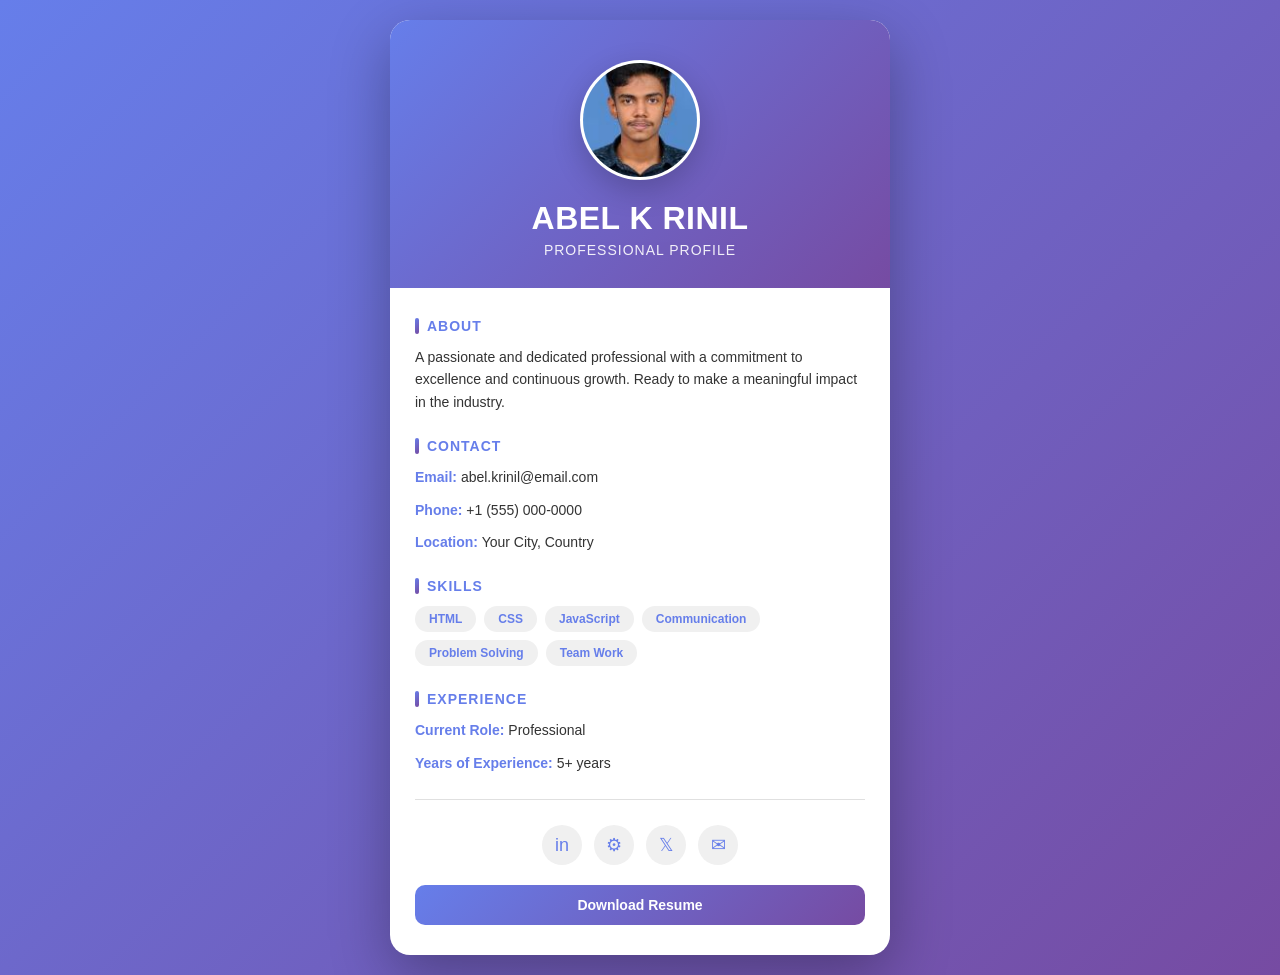
<file: index.html>
<!DOCTYPE html>
<html lang="en">
<head>
    <meta charset="UTF-8">
    <meta name="viewport" content="width=device-width, initial-scale=1.0">
    <title>ABEL K RINIL - Profile</title>
    <link rel="stylesheet" href="styles.css">
</head>
<body>
    <div class="profile-container">
        <div class="profile-header">
            <div class="profile-pic">
                <img src="image.jpg" alt="ABEL K RINIL profile image">
            </div>
            <h1 class="name">ABEL K RINIL</h1>
            <p class="title">Professional Profile</p>
        </div>

        <div class="profile-body">
            <div class="section">
                <div class="section-title">About</div>
                <div class="info-item">
                    A passionate and dedicated professional with a commitment to excellence and continuous growth. 
                    Ready to make a meaningful impact in the industry.
                </div>
            </div>

            <div class="section">
                <div class="section-title">Contact</div>
                <div class="info-item">
                    <span class="info-label">Email:</span> abel.krinil@email.com
                </div>
                <div class="info-item">
                    <span class="info-label">Phone:</span> +1 (555) 000-0000
                </div>
                <div class="info-item">
                    <span class="info-label">Location:</span> Your City, Country
                </div>
            </div>

            <div class="section">
                <div class="section-title">Skills</div>
                <div class="skills">
                    <span class="skill-tag">HTML</span>
                    <span class="skill-tag">CSS</span>
                    <span class="skill-tag">JavaScript</span>
                    <span class="skill-tag">Communication</span>
                    <span class="skill-tag">Problem Solving</span>
                    <span class="skill-tag">Team Work</span>
                </div>
            </div>

            <div class="section">
                <div class="section-title">Experience</div>
                <div class="info-item">
                    <span class="info-label">Current Role:</span> Professional
                </div>
                <div class="info-item">
                    <span class="info-label">Years of Experience:</span> 5+ years
                </div>
            </div>

            <div class="social-links">
                <a href="#" class="social-link" title="LinkedIn">in</a>
                <a href="#" class="social-link" title="GitHub">⚙</a>
                <a href="#" class="social-link" title="Twitter">𝕏</a>
                <a href="#" class="social-link" title="Email">✉</a>
            </div>

            <button class="cta-button">Download Resume</button>
        </div>
    </div>
</body>
</html>
</file>
<file: styles.css>
* {
    margin: 0;
    padding: 0;
    box-sizing: border-box;
}

body {
    font-family: 'Segoe UI', Tahoma, Geneva, Verdana, sans-serif;
    background: linear-gradient(135deg, #667eea 0%, #764ba2 100%);
    min-height: 100vh;
    display: flex;
    justify-content: center;
    align-items: center;
    padding: 20px;
}

.profile-container {
    background: white;
    border-radius: 20px;
    box-shadow: 0 20px 60px rgba(0, 0, 0, 0.3);
    max-width: 500px;
    width: 100%;
    overflow: hidden;
    animation: slideIn 0.5s ease-out;
}

@keyframes slideIn {
    from {
        opacity: 0;
        transform: translateY(20px);
    }
    to {
        opacity: 1;
        transform: translateY(0);
    }
}

.profile-header {
    background: linear-gradient(135deg, #667eea 0%, #764ba2 100%);
    padding: 40px 20px 30px;
    text-align: center;
    color: white;
}

.profile-pic {
    width: 120px;
    height: 120px;
    border-radius: 50%;
    background: white;
    margin: 0 auto 20px;
    overflow: hidden;
    box-shadow: 0 10px 30px rgba(0, 0, 0, 0.2);
    border: 3px solid rgba(255, 255, 255, 0.9);
}

.profile-pic img {
    width: 100%;
    height: 100%;
    object-fit: cover;
    display: block;
}

.name {
    font-size: 32px;
    font-weight: 700;
    margin-bottom: 5px;
    letter-spacing: 0.5px;
}

.title {
    font-size: 14px;
    opacity: 0.9;
    font-weight: 300;
    letter-spacing: 1px;
    text-transform: uppercase;
}

.profile-body {
    padding: 30px 25px;
}

.section {
    margin-bottom: 25px;
}

.section-title {
    font-size: 14px;
    font-weight: 700;
    color: #667eea;
    text-transform: uppercase;
    letter-spacing: 1px;
    margin-bottom: 12px;
    display: flex;
    align-items: center;
}

.section-title::before {
    content: '';
    width: 4px;
    height: 16px;
    background: linear-gradient(135deg, #667eea 0%, #764ba2 100%);
    margin-right: 8px;
    border-radius: 2px;
}

.info-item {
    font-size: 14px;
    color: #333;
    margin-bottom: 10px;
    line-height: 1.6;
}

.info-label {
    font-weight: 600;
    color: #667eea;
}

.skills {
    display: flex;
    flex-wrap: wrap;
    gap: 8px;
}

.skill-tag {
    background: #f0f0f0;
    color: #667eea;
    padding: 6px 14px;
    border-radius: 20px;
    font-size: 12px;
    font-weight: 600;
    transition: all 0.3s ease;
}

.skill-tag:hover {
    background: #667eea;
    color: white;
    transform: translateY(-2px);
}

.social-links {
    display: flex;
    justify-content: center;
    gap: 12px;
    margin-top: 25px;
    padding-top: 25px;
    border-top: 1px solid #e0e0e0;
}

.social-link {
    width: 40px;
    height: 40px;
    border-radius: 50%;
    background: #f0f0f0;
    display: flex;
    align-items: center;
    justify-content: center;
    text-decoration: none;
    color: #667eea;
    font-size: 18px;
    transition: all 0.3s ease;
}

.social-link:hover {
    background: #667eea;
    color: white;
    transform: translateY(-3px);
}

.cta-button {
    width: 100%;
    padding: 12px;
    background: linear-gradient(135deg, #667eea 0%, #764ba2 100%);
    color: white;
    border: none;
    border-radius: 10px;
    font-size: 14px;
    font-weight: 600;
    cursor: pointer;
    margin-top: 20px;
    transition: all 0.3s ease;
}

.cta-button:hover {
    transform: translateY(-2px);
    box-shadow: 0 10px 25px rgba(102, 126, 234, 0.4);
}

.cta-button:active {
    transform: translateY(0);
}

@media (max-width: 480px) {
    .profile-header {
        padding: 30px 20px 25px;
    }

    .name {
        font-size: 26px;
    }

    .profile-body {
        padding: 20px;
    }
}
</file>
